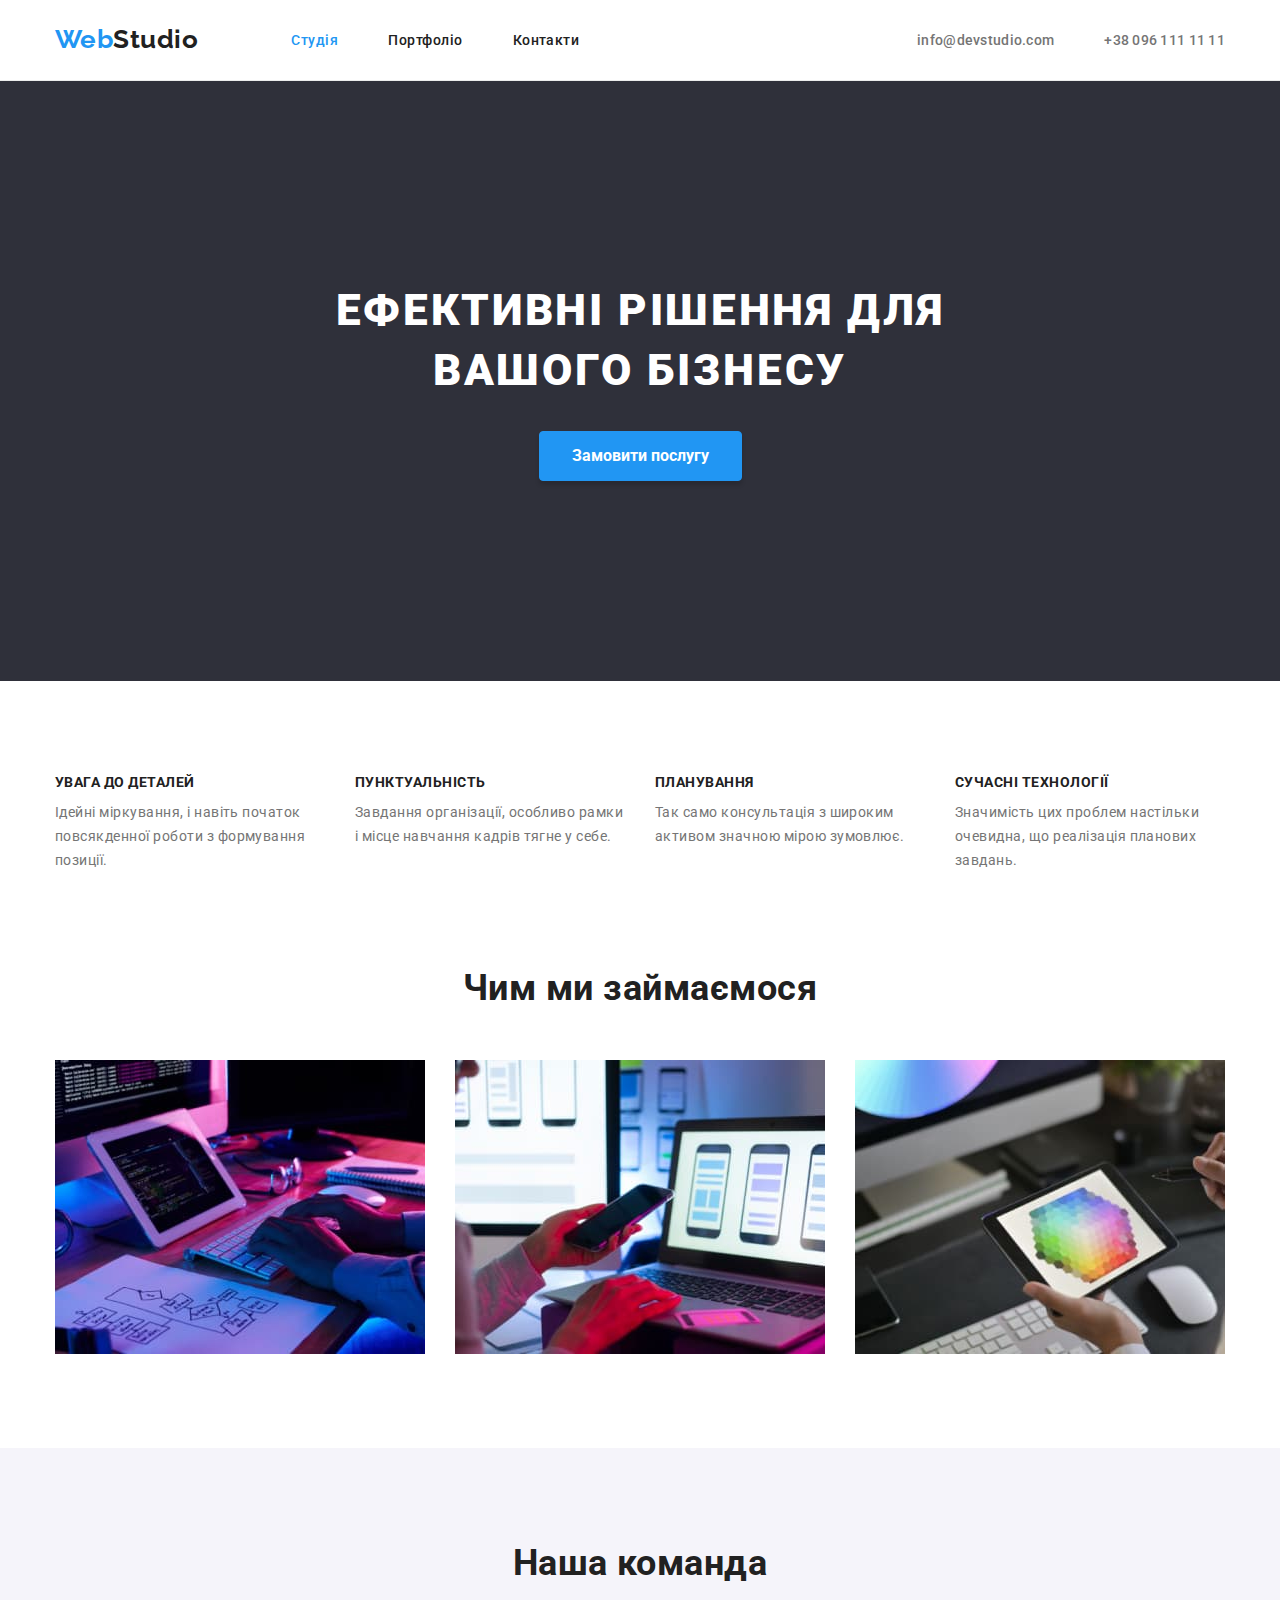
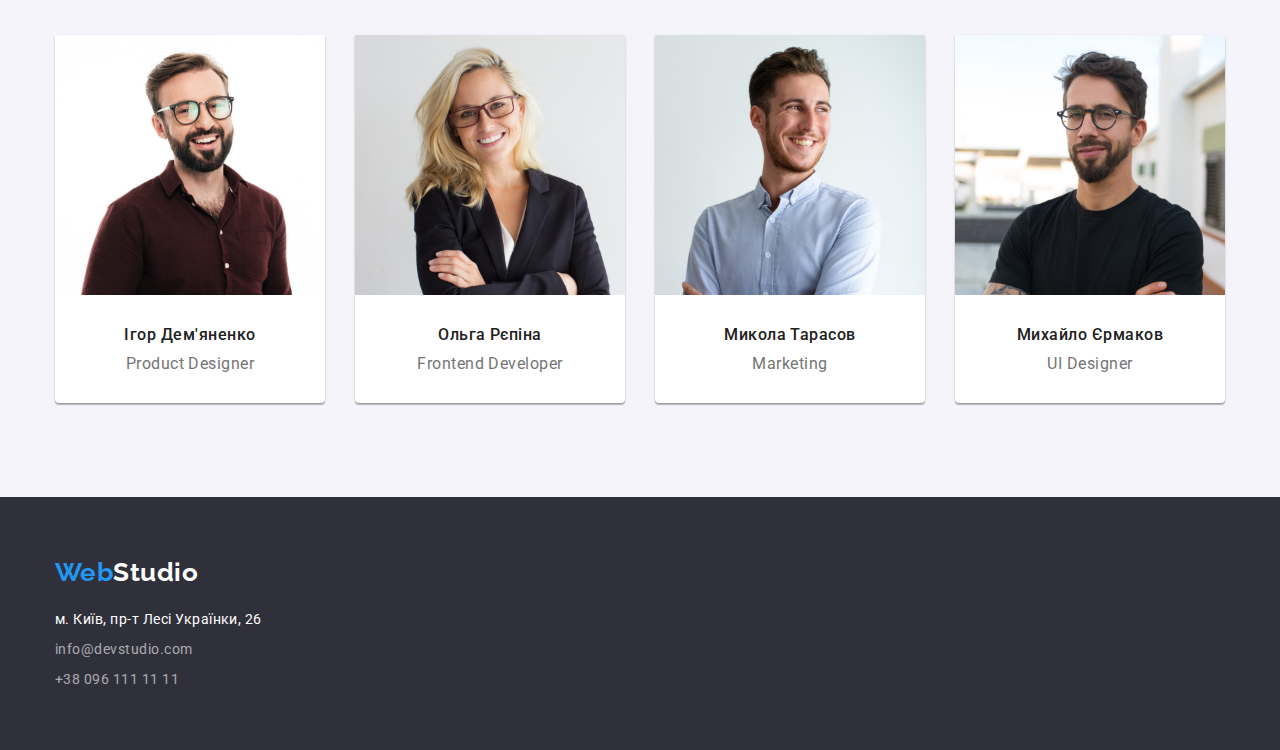
<file: index.html>
<!DOCTYPE html>
<html lang="uk">
  <head>
    <meta charset="UTF-8" />
    <meta http-equiv="X-UA-Compatible" content="IE=edge" />
    <meta name="viewport" content="width=device-width, initial-scale=1.0" />
    <link
      rel="stylesheet"
      href="https://cdnjs.cloudflare.com/ajax/libs/modern-normalize/1.1.0/modern-normalize.css"
      integrity="sha512-Y0MM+V6ymRKN2zStTqzQ227DWhhp4Mzdo6gnlRnuaNCbc+YN/ZH0sBCLTM4M0oSy9c9VKiCvd4Jk44aCLrNS5Q=="
      crossorigin="anonymous"
      referrerpolicy="no-referrer"
    />
    <link rel="preconnect" href="https://fonts.googleapis.com" />
    <link rel="preconnect" href="https://fonts.gstatic.com" crossorigin />
    <link
      href="https://fonts.googleapis.com/css2?family=Raleway:wght@700&family=Roboto:wght@400;500;700;900&display=swap"
      rel="stylesheet"
    />
    <link rel="stylesheet" href="./css/styles.css" />
    <title>goit-markup-hw-02</title>
  </head>
  <body>
    <header class="header">
      <div class="container header-container">
        <a href="./index.html" class="logo logo-header"
          >Web<span>Studio</span></a
        >
        <nav class="page-navigation">
          <ul class="site-nav">
            <li class="site-nav-item">
              <a href="./index.html" class="link active">Студія</a>
            </li>
            <li class="site-nav-item">
              <a href="./portfolio.html" class="link">Портфоліо</a>
            </li>
            <li class="site-nav-item"><a href="" class="link">Контакти</a></li>
          </ul>
        </nav>

        <ul class="auth-nav">
          <li class="auth-nav-item">
            <a href="mailto:info@devstudio.com" class="link"
              >info@devstudio.com</a
            >
          </li>
          <li class="auth-nav-item">
            <a href="tel:+380961111111" class="link">+38 096 111 11 11</a>
          </li>
        </ul>
      </div>
    </header>
    <main>
      <section class="section-hero">
        <div class="container">
          <h1 class="section-hero-title">
            Ефективні рішення для вашого бізнесу
          </h1>
          <button class="hero-button" type="button">Замовити послугу</button>
        </div>
      </section>

      <section class="section-features">
        <div class="container">
          <h2 class="visually-hidden">Особливості</h2>
          <ul class="features-list list">
            <li class="features-item">
              <h3 class="features-list-title">Увага до деталей</h3>
              <p class="features-list-text">
                Ідейні міркування, і навіть початок повсякденної роботи з
                формування позиції.
              </p>
            </li>
            <li class="features-item">
              <h3 class="features-list-title">Пунктуальність</h3>
              <p class="features-list-text">
                Завдання організації, особливо рамки і місце навчання кадрів
                тягне у себе.
              </p>
            </li>
            <li class="features-item">
              <h3 class="features-list-title">Планування</h3>
              <p class="features-list-text">
                Так само консультація з широким активом значною мірою зумовлює.
              </p>
            </li>
            <li class="features-item">
              <h3 class="features-list-title">Сучасні технології</h3>
              <p class="features-list-text">
                Значимість цих проблем настільки очевидна, що реалізація
                планових завдань.
              </p>
            </li>
          </ul>
        </div>
      </section>

      <section class="section-our-works">
        <div class="container">
          <h2 class="section-title">Чим ми займаємося</h2>
          <ul class="our-works list">
            <li class="our-works-item">
              <img
                src="./images/doing-01.jpg"
                alt="Розробка сайтів"
                width="370"
                height="294"
              />
            </li>
            <li class="our-works-item">
              <img
                src="./images/doing-02.jpg"
                alt="Розробка мобільних додатків"
                width="370"
                height="294"
              />
            </li>
            <li class="our-works-item">
              <img
                src="./images/doing-03.jpg"
                alt="Розробка унікальних дизайнів"
                width="370"
                height="294"
              />
            </li>
          </ul>
        </div>
      </section>

      <section class="section-our-teams">
        <div class="container">
          <h2 class="section-title">Наша команда</h2>
          <ul class="our-teams list">
            <li class="our-teams-item">
              <img
                src="./images/team-01.jpg"
                alt="Ігор Дем'яненко"
                width="270"
                height="260"
              />
              <div class="our-teams-description">
                <h3 class="our-teams-title">Ігор Дем'яненко</h3>
                <p class="our-teams-text" lang="en">Product Designer</p>
              </div>
            </li>
            <li class="our-teams-item">
              <img
                src="./images/team-02.jpg"
                alt="Ольга Рєпіна"
                width="270"
                height="260"
              />
              <div class="our-teams-description">
                <h3 class="our-teams-title">Ольга Рєпіна</h3>
                <p class="our-teams-text" lang="en">Frontend Developer</p>
              </div>
            </li>
            <li class="our-teams-item">
              <img
                src="./images/team-03.jpg"
                alt="Микола Тарасов"
                width="270"
                height="260"
              />
              <div class="our-teams-description">
                <h3 class="our-teams-title">Микола Тарасов</h3>
                <p class="our-teams-text" lang="en">Marketing</p>
              </div>
            </li>
            <li class="our-teams-item">
              <img
                src="./images/team-04.jpg"
                alt="Михайло Єрмаков"
                width="270"
                height="260"
              />
              <div class="our-teams-description">
                <h3 class="our-teams-title">Михайло Єрмаков</h3>
                <p class="our-teams-text" lang="en">UI Designer</p>
              </div>
            </li>
          </ul>
        </div>
      </section>
    </main>

    <footer class="footer">
      <div class="container">
        <a class="logo-footer" href="/">Web<span>Studio</span></a>
        <address>
          <ul class="footer-adress-list">
            <li class="footer-adress-item">
              <a
                class="link footer-adress"
                href="https://goo.gl/maps/C75iU1ukAfai6mXk6"
                rel="nofollow noopener noreferrer"
                target="_blank"
                >м. Київ, пр-т Лесі Українки, 26</a
              >
            </li>
            <li class="footer-adress-item">
              <a class="link footer-mail" href="mailto:info@devstudio.com"
                >info@devstudio.com</a
              >
            </li>
            <li class="footer-adress-item">
              <a class="link footer-phone" href="tel:+380961111111"
                >+38 096 111 11 11</a
              >
            </li>
          </ul>
        </address>
      </div>
    </footer>
  </body>
</html>
</file>
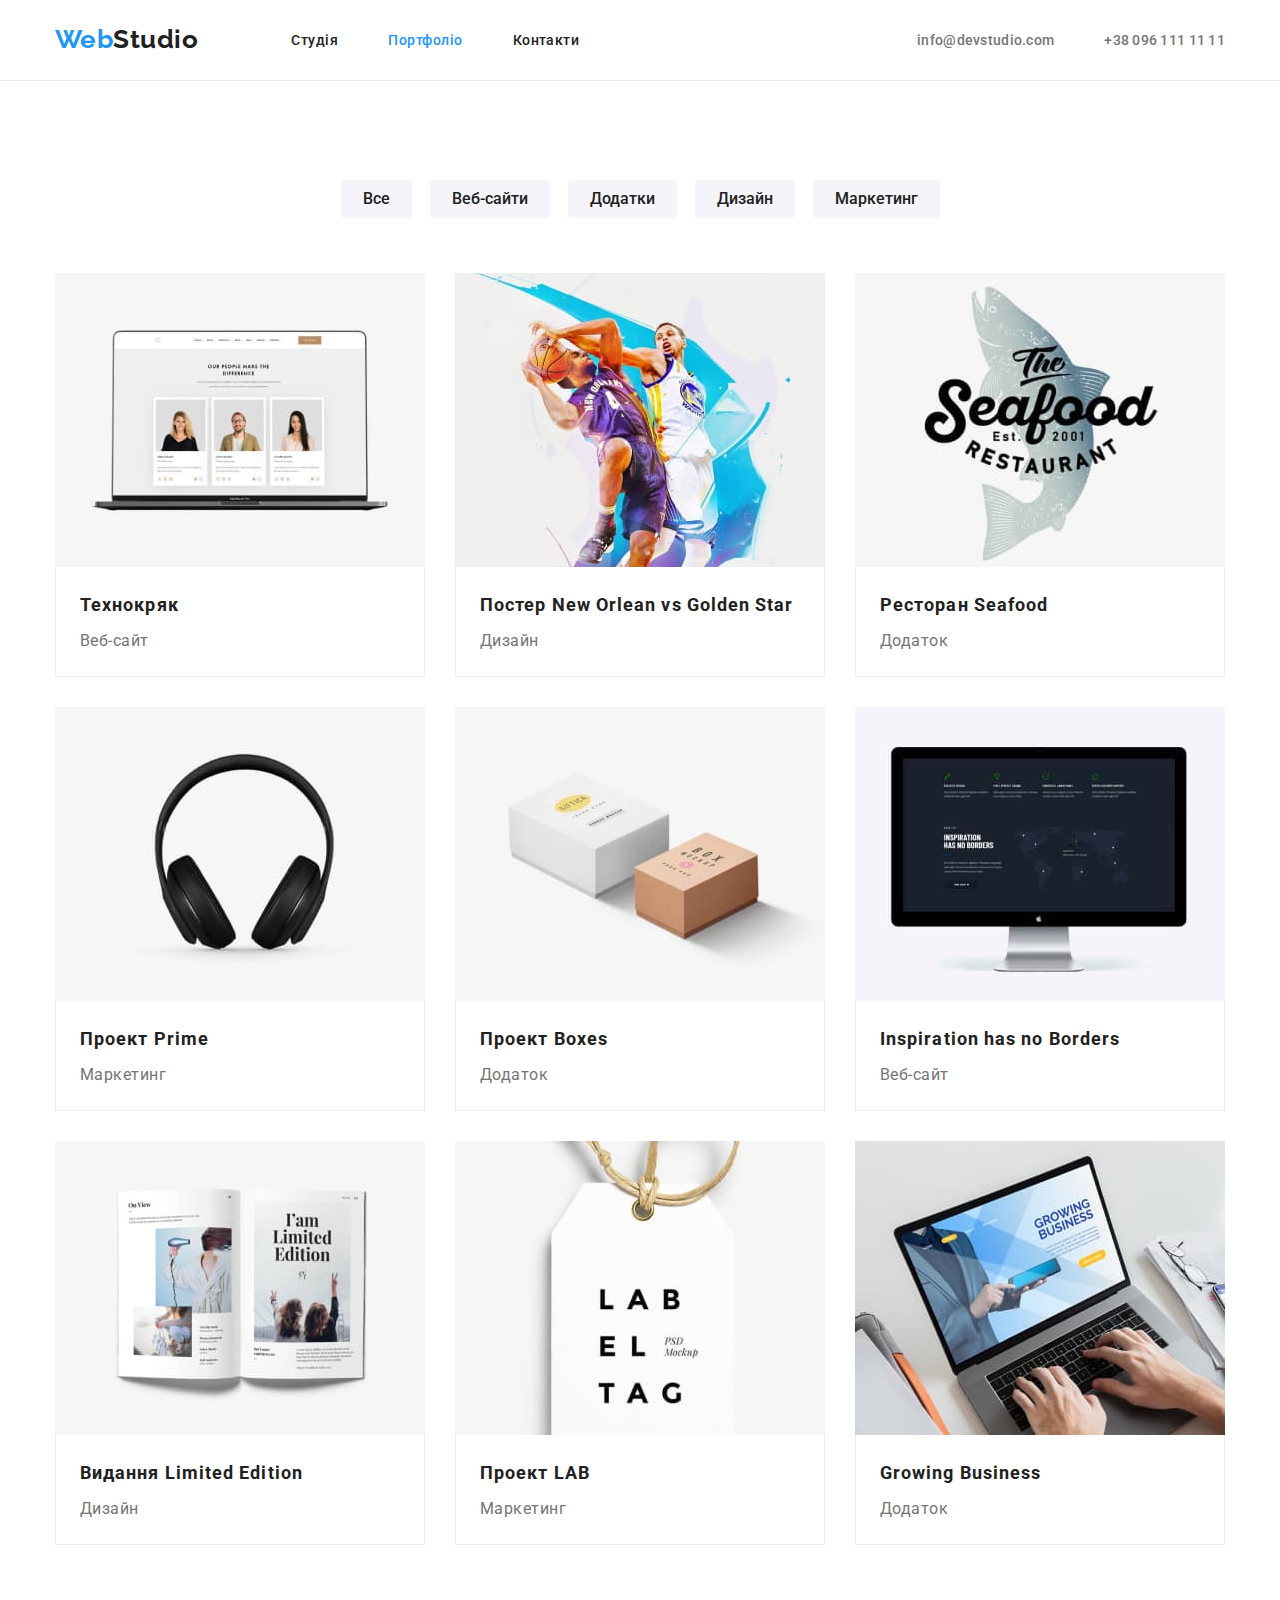
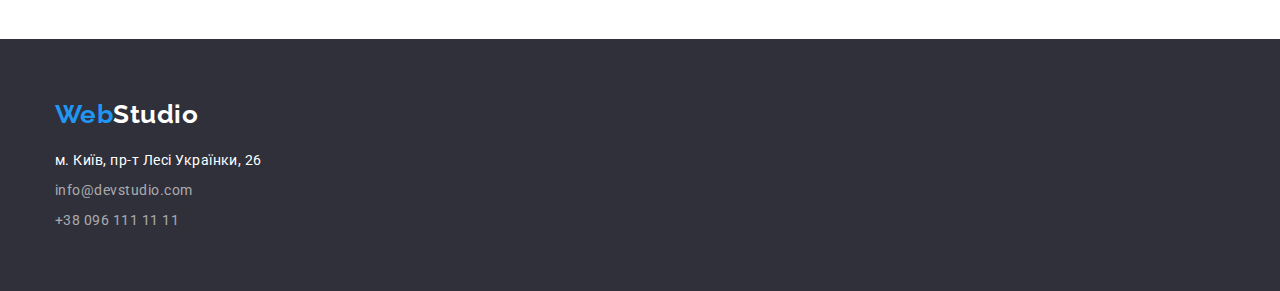
<file: portfolio.html>
<!DOCTYPE html>
<html lang="uk">
  <head>
    <meta charset="UTF-8" />
    <meta http-equiv="X-UA-Compatible" content="IE=edge" />
    <meta name="viewport" content="width=device-width, initial-scale=1.0" />
    <link
      rel="stylesheet"
      href="https://cdnjs.cloudflare.com/ajax/libs/modern-normalize/1.1.0/modern-normalize.css"
      integrity="sha512-Y0MM+V6ymRKN2zStTqzQ227DWhhp4Mzdo6gnlRnuaNCbc+YN/ZH0sBCLTM4M0oSy9c9VKiCvd4Jk44aCLrNS5Q=="
      crossorigin="anonymous"
      referrerpolicy="no-referrer"
    />
    <link rel="preconnect" href="https://fonts.googleapis.com" />
    <link rel="preconnect" href="https://fonts.gstatic.com" crossorigin />
    <link
      href="https://fonts.googleapis.com/css2?family=Raleway:wght@700&family=Roboto:wght@400;500;700;900&display=swap"
      rel="stylesheet"
    />
    <link rel="stylesheet" href="./css/styles.css" />
    <title>portfolio</title>
  </head>
  <body>
    <header class="header">
      <div class="container header-container">
        <a class="logo logo-header" href="./index.html"
          >Web<span>Studio</span></a
        >
        <nav class="page-navigation">
          <ul class="site-nav list">
            <li class="site-nav-item">
              <a href="./index.html" class="link">Студія</a>
            </li>
            <li class="site-nav-item">
              <a href="./portfolio.html" class="link active">Портфоліо</a>
            </li>
            <li class="site-nav-item"><a href="#" class="link">Контакти</a></li>
          </ul>
        </nav>

        <ul class="auth-nav list">
          <li class="auth-nav-item">
            <a href="mailto:info@devstudio.com" class="link"
              >info@devstudio.com</a
            >
          </li>
          <li class="auth-nav-item">
            <a href="tel:+380961111111" class="link">+38 096 111 11 11</a>
          </li>
        </ul>
      </div>
    </header>
    <main>
      <section class="section-portfolio">
        <div class="container">
          <h1 class="visually-hidden">Porfolio</h1>
          <ul class="list portfolio-nav">
            <li class="portfolio-nav-item">
              <button class="portfolio-nav-button" type="button">Все</button>
            </li>
            <li class="portfolio-nav-item">
              <button class="portfolio-nav-button" type="button">
                Веб-сайти
              </button>
            </li>
            <li class="portfolio-nav-item">
              <button class="portfolio-nav-button" type="button">
                Додатки
              </button>
            </li>
            <li class="portfolio-nav-item">
              <button class="portfolio-nav-button" type="button">Дизайн</button>
            </li>
            <li class="portfolio-nav-item">
              <button class="portfolio-nav-button" type="button">
                Маркетинг
              </button>
            </li>
          </ul>

          <ul class="portfolio-list">
            <li class="portfolio-list-item">
              <a href="#" target="_blank">
                <img
                  src="./images/portfolio-01.jpg"
                  alt="фото Технокряк"
                  width="370"
                  height="294"
                />
                <div class="portfolio-description">
                  <h2 class="portfolio-title">Технокряк</h2>
                  <p class="portfolio-text">Веб-сайт</p>
                </div>
              </a>
            </li>
            <li class="portfolio-list-item">
              <a href="#" target="_blank">
                <img
                  src="./images/portfolio-02.jpg"
                  alt="фото Постер New Orlean vs Golden Star"
                  width="370"
                  height="294"
                />
                <div class="portfolio-description">
                  <h2 class="portfolio-title">
                    Постер New Orlean vs Golden Star
                  </h2>
                  <p class="portfolio-text">Дизайн</p>
                </div>
              </a>
            </li>
            <li class="portfolio-list-item">
              <a href="#" target="_blank">
                <img
                  src="./images/portfolio-03.jpg"
                  alt="фото Ресторан Seafood"
                  width="370"
                  height="294"
                />
                <div class="portfolio-description">
                  <h2 class="portfolio-title">Ресторан Seafood</h2>
                  <p class="portfolio-text">Додаток</p>
                </div>
              </a>
            </li>
            <li class="portfolio-list-item">
              <a href="#" target="_blank">
                <img
                  src="./images/portfolio-04.jpg"
                  alt="фото Проект Prime"
                  width="370"
                  height="294"
                />
                <div class="portfolio-description">
                  <h2 class="portfolio-title">Проект Prime</h2>
                  <p class="portfolio-text">Маркетинг</p>
                </div>
              </a>
            </li>
            <li class="portfolio-list-item">
              <a href="#" target="_blank">
                <img
                  src="./images/portfolio-05.jpg"
                  alt="фото Проект Boxes"
                  width="370"
                  height="294"
                />
                <div class="portfolio-description">
                  <h2 class="portfolio-title">Проект Boxes</h2>
                  <p class="portfolio-text">Додаток</p>
                </div>
              </a>
            </li>
            <li class="portfolio-list-item">
              <a href="#" target="_blank">
                <img
                  src="./images/portfolio-06.jpg"
                  alt="фото Inspiration has no Borders"
                  width="370"
                  height="294"
                />
                <div class="portfolio-description">
                  <h2 class="portfolio-title">Inspiration has no Borders</h2>
                  <p class="portfolio-text">Веб-сайт</p>
                </div>
              </a>
            </li>
            <li class="portfolio-list-item">
              <a href="#" target="_blank">
                <img
                  src="./images/portfolio-07.jpg"
                  alt="фото Издание Limited Edition"
                  width="370"
                  height="294"
                />
                <div class="portfolio-description">
                  <h2 class="portfolio-title">Видання Limited Edition</h2>
                  <p class="portfolio-text">Дизайн</p>
                </div>
              </a>
            </li>
            <li class="portfolio-list-item">
              <a href="#" target="_blank">
                <img
                  src="./images/portfolio-08.jpg"
                  alt="фото Проект LAB"
                  width="370"
                  height="294"
                />
                <div class="portfolio-description">
                  <h2 class="portfolio-title">Проект LAB</h2>
                  <p class="portfolio-text">Маркетинг</p>
                </div>
              </a>
            </li>
            <li class="portfolio-list-item">
              <a href="#" target="_blank">
                <img
                  src="./images/portfolio-09.jpg"
                  alt="фото Growing Business"
                  width="370"
                  height="294"
                />
                <div class="portfolio-description">
                  <h2 class="portfolio-title">Growing Business</h2>
                  <p class="portfolio-text">Додаток</p>
                </div>
              </a>
            </li>
          </ul>
        </div>
      </section>
    </main>

    <footer class="footer">
      <div class="container">
        <a class="logo-footer" href="/">Web<span>Studio</span></a>
        <address>
          <ul class="footer-adress-list">
            <li class="footer-adress-item">
              <a
                class="link footer-adress"
                href="https://goo.gl/maps/C75iU1ukAfai6mXk6"
                rel="nofollow noopener noreferrer"
                target="_blank"
                >м. Київ, пр-т Лесі Українки, 26</a
              >
            </li>
            <li class="footer-adress-item">
              <a class="link footer-mail" href="mailto:info@devstudio.com"
                >info@devstudio.com</a
              >
            </li>
            <li class="footer-adress-item">
              <a class="link footer-phone" href="tel:+380961111111"
                >+38 096 111 11 11</a
              >
            </li>
          </ul>
        </address>
      </div>
    </footer>
  </body>
</html>
</file>
<file: css/styles.css>
:root {
  --dark-font-color: #212121;
  --light-font-color: #ffffff;
  --desc-font-color: #757575;
  --transperent-font-color: rgba(255, 255, 255, 0.6);
  --accent-color: #2196f3;
  --accent-bg-color: #188ce8;

  --light-bg-color: #ffffff;
  --dark-bg-color: #2f303a;
  --team-bg-color: #f5f4fa;
  --dark-boxshadow-color: rgba(0, 0, 0, 0.15);
  --border-portfolio-color: #eeeeee;
}

a {
  text-decoration: none;
  color: inherit;
}

p,
h1,
h2,
h3,
h4,
h5,
h6 {
  margin: 0;
}

ul {
  margin: 0;
  padding: 0;
  list-style: none;
}

button {
  font-family: inherit;
  cursor: pointer;
}

img {
  display: block;
  max-width: 100;
}
.container {
  width: 1200px;
  padding-right: 15px;
  padding-left: 15px;
  margin: 0 auto;
}
body {
  font-family: "Roboto", sans-serif;
  background-color: var(--light-font-color);
  color: var(--dark-font-color);
  letter-spacing: 0.03em;
}
.visually-hidden {
  position: absolute;
  white-space: nowrap;
  width: 1px;
  height: 1px;
  overflow: hidden;
  border: 0;
  padding: 0;
  clip: rect(0 0 0 0);
  clip-path: inset(50%);
  margin: -1px;
}
.header {
  border-bottom: 1px solid #ececec;
}
.header-container {
  display: flex;
  align-items: center;
}
.logo-header {
  margin-right: 93px;
  padding-top: 24px;
  padding-bottom: 25px;
}
.logo {
  text-decoration: none;
  font-family: "Raleway", sans-serif;
  font-weight: 700;
  font-size: 26px;
  line-height: 1.2;
  color: var(--accent-color);
}
.logo span {
  color: var(--dark-font-color);
}
.logo-footer {
  text-decoration: none;
  font-family: "Raleway", sans-serif;
  font-weight: 700;
  font-size: 26px;
  line-height: 1.2;
  color: var(--accent-color);

  display: inline-block;
  margin-bottom: 20px;
}
.logo-footer span {
  color: var(--light-font-color);
}
.list {
  list-style: none;
  color: inherit;
}
.link {
  text-decoration: none;
}
.site-nav {
  display: flex;
}
.auth-nav {
  display: flex;
  margin-left: auto;
}
.site-nav-item:not(:last-child),
.auth-nav-item:not(:last-child) {
  margin-right: 50px;
}
.site-nav .link {
  font-weight: 500;
  line-height: 1.1;
  font-size: 14px;
  padding-top: 32px;
  padding-bottom: 32px;
  color: var(--dark-font-color);
}
.auth-nav .link {
  font-weight: 500;
  font-size: 14px;
  line-height: 1.14;
  padding-top: 32px;
  padding-bottom: 32px;
  letter-spacing: 0.02em;
  color: var(--desc-font-color);
}
.site-nav .link:hover,
.site-nav .link:focus,
.site-nav .active,
.auth-nav .link:hover,
.auth-nav .link:focus {
  color: var(--accent-color);
}

/* hero
   ========================================================================== */

.section-hero {
  padding-top: 200px;
  padding-bottom: 200px;
  background: var(--dark-bg-color);
}
.section-hero-title {
  max-width: 696px;
  margin: 0 auto 30px;
  text-align: center;
  font-weight: 900;
  font-size: 44px;
  line-height: 1.36;
  letter-spacing: 0.06em;
  text-transform: uppercase;
  color: var(--light-font-color);
}
.section-hero .hero-button {
  display: block;
  margin: 0 auto;
  min-width: 200px;
  min-height: 50px;
  font-weight: 700;
  font-size: 16px;
  line-height: 1.5;

  padding: 10px 32px;

  box-shadow: 0px 4px 4px var(--dark-boxshadow-color);
  border-radius: 4px;
  border: 1px solid var(--accent-color);
  background-color: var(--accent-color);
  color: var(--light-font-color);

  cursor: pointer;
}
.section-hero .hero-button:hover {
  background-color: var(--accent-bg-color);

  cursor: pointer;
}
/* features
   ========================================================================== */
.section-features {
  font-size: 14px;
  padding-top: 94px;
  padding-bottom: 94px;
}
.features-list {
  display: flex;
  flex-wrap: wrap;
  margin-right: -30px;
}
.features-item {
  flex-basis: calc(100% / 4 - 30px);
  margin-right: 30px;
}
.features-list-title {
  font-size: 14px;
  font-weight: 700;
  line-height: 1.14;
  margin-bottom: 10px;

  text-transform: uppercase;
  color: var(--dark-font-color);
}
.features-list-text {
  line-height: 1.71;

  color: var(--desc-font-color);
}
/* section-title
   ========================================================================== */

.section-title {
  margin-bottom: 50px;
  font-weight: 700;
  font-size: 36px;
  line-height: 1.2;
  text-align: center;

  color: var(--dark-font-color);
}
/* section-our-works
   ========================================================================== */
.section-our-works {
  padding-bottom: 94px;
}
.our-works {
  display: flex;
  flex-wrap: wrap;
  margin-right: -30px;
}
.our-works-item {
  flex-basis: calc(100% / 3 - 30px);
  margin-right: 30px;
}
/* our teams
   ========================================================================== */

.section-our-teams {
  padding-top: 94px;
  padding-bottom: 94px;
  background: var(--team-bg-color);
}
.our-teams {
  display: flex;
  flex-wrap: wrap;
  margin-right: -30px;
}
.our-teams-title {
  font-size: 16px;
  margin-bottom: 10px;
  font-weight: 500;
  line-height: 1.2;

  color: var(--dark-font-color);
}
.our-teams-text {
  font-size: 16px;
  line-height: 1.2;

  color: var(--desc-font-color);
}
.our-teams-item {
  flex-basis: calc(100% / 4 - 30px);
  margin-right: 30px;
  background: var(--light-bg-color);
  box-shadow: 0px 1px 3px rgba(0, 0, 0, 0.12), 0px 1px 1px rgba(0, 0, 0, 0.14),
    0px 2px 1px rgba(0, 0, 0, 0.2);
  border-radius: 0px 0px 4px 4px;
}
.our-teams-description {
  padding: 30px;
  text-align: center;
}
/* footer
   ========================================================================== */

.footer {
  padding-top: 60px;
  padding-bottom: 60px;
  background-color: var(--dark-bg-color);
}
.footer-adress {
  font-style: normal;
  font-size: 14px;
  line-height: 1.5;
  margin-bottom: 9px;

  color: var(--light-font-color);
}
.footer-mail,
.footer-phone {
  font-style: normal;
  font-size: 14px;
  line-height: 1.5;
  margin-bottom: 9px;

  color: var(--transperent-font-color);
}
.footer-adress-item:not(:last-child) {
  margin-bottom: 9px;
}
.footer-mail:hover,
.footer-mail:focus,
.footer-phone:hover,
.footer-phone:focus,
.footer-adress:hover,
.footer-adress:focus {
  color: var(--accent-color);
}
/* portfolio
   ========================================================================== */
.section-portfolio {
  padding-top: 94px;
  padding-bottom: 94px;
}
.portfolio-nav {
  display: flex;
  margin-bottom: 50px;
  justify-content: center;
  gap: 8px;
}
.portfolio-list {
  display: flex;
  flex-wrap: wrap;
  margin-right: -30px;
  margin-bottom: -30px;
}
.portfolio-list-item {
  flex-basis: calc(100% / 3 - 30px);
  margin-right: 30px;
  margin-bottom: 30px;
}
.portfolio-description {
  padding: 20px 24px;
  border-right: 1px solid var(--border-portfolio-color);
  border-bottom: 1px solid var(--border-portfolio-color);
  border-left: 1px solid var(--border-portfolio-color);
}
.portfolio-nav-button {
  font-style: normal;
  font-weight: 500;
  font-size: 16px;
  line-height: 1.625;
  color: var(--dark-font-color);

  background: var(--team-bg-color);
  border-radius: 4px;
  border: none;

  padding: 6px 22px;
  margin: 5px;
}
.portfolio-nav-button:hover,
.portfolio-nav-button:active,
.portfolio-nav-button:focus {
  color: var(--light-font-color);
  background: var(--accent-color);
  box-shadow: 0px 3px 1px rgba(0, 0, 0, 0.1), 0px 1px 2px rgba(0, 0, 0, 0.08),
    0px 2px 2px rgba(0, 0, 0, 0.12);
}

.portfolio-title {
  font-weight: 700;
  font-size: 18px;
  line-height: 2;
  margin-bottom: 4px;
  letter-spacing: 0.06em;

  color: var(--dark-font-color);
}
.portfolio-text {
  font-size: 16px;
  line-height: 1.8;

  color: var(--desc-font-color);
}
</file>
